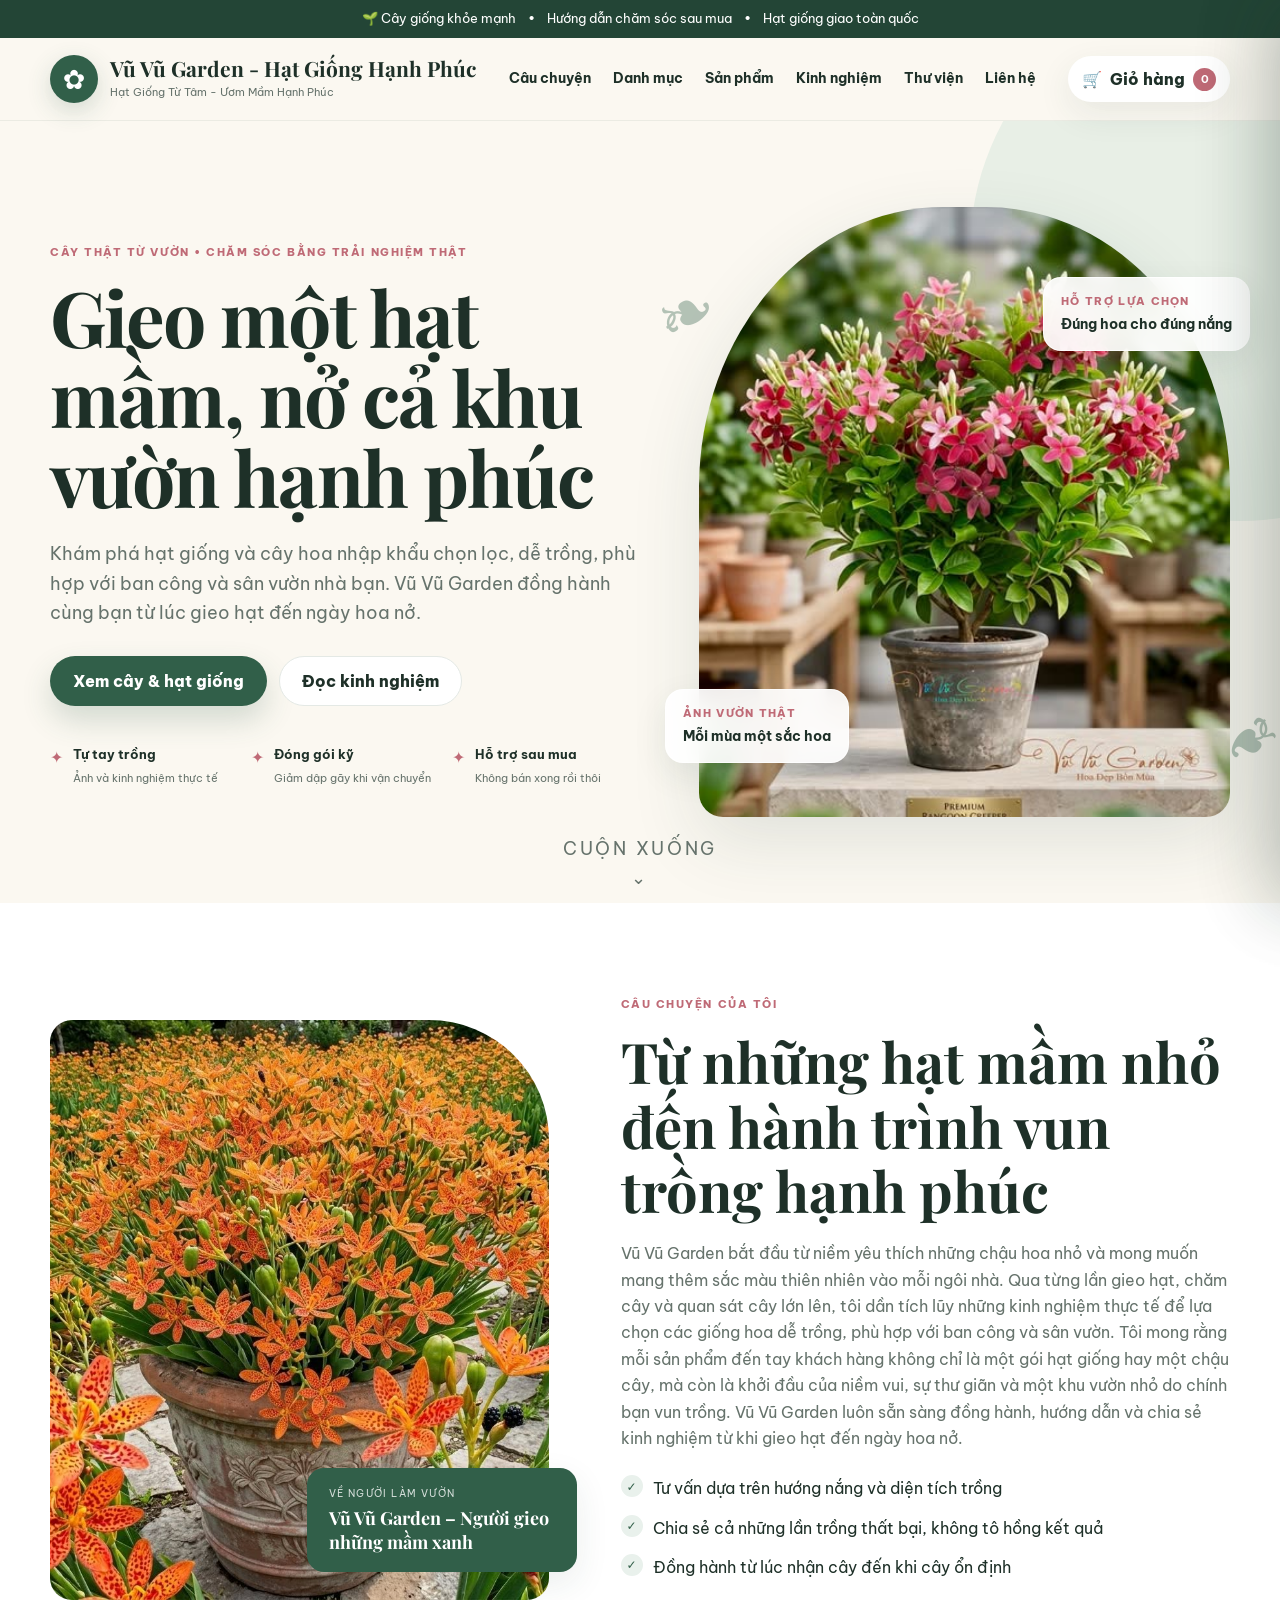
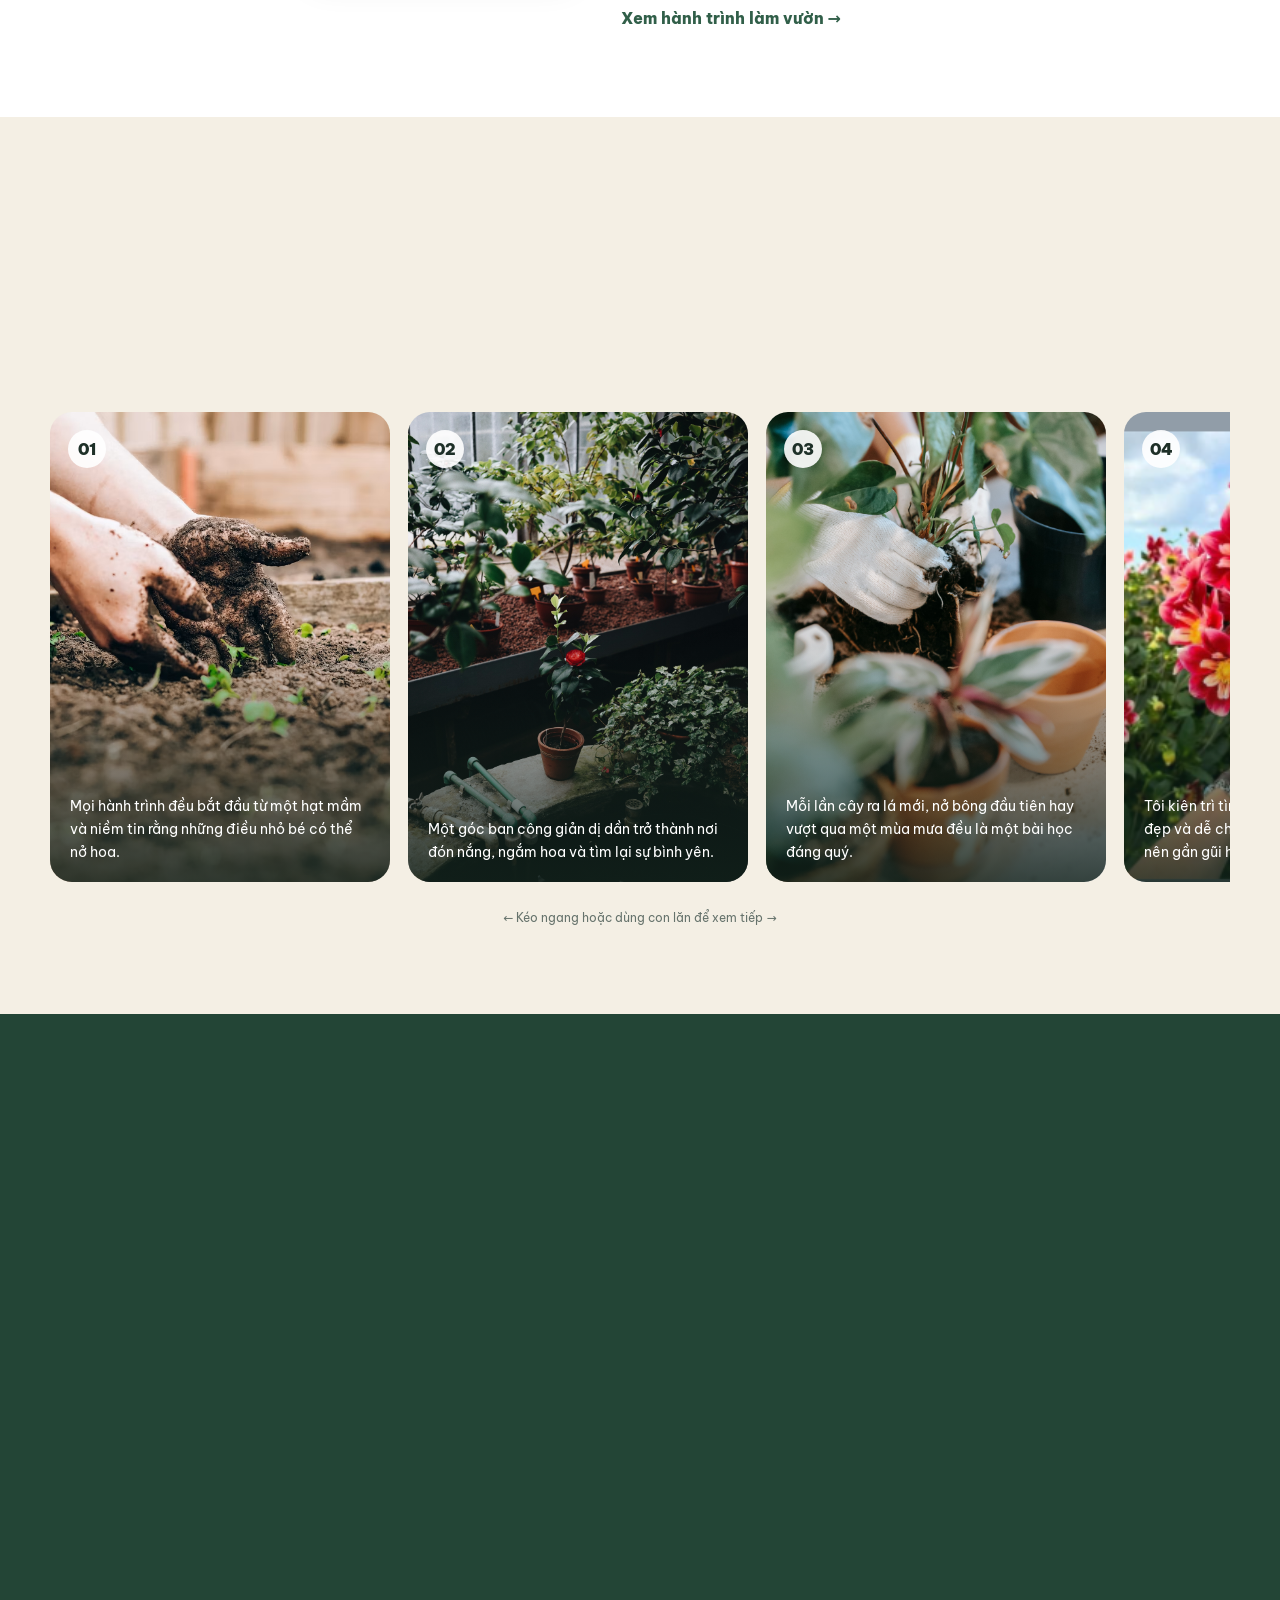
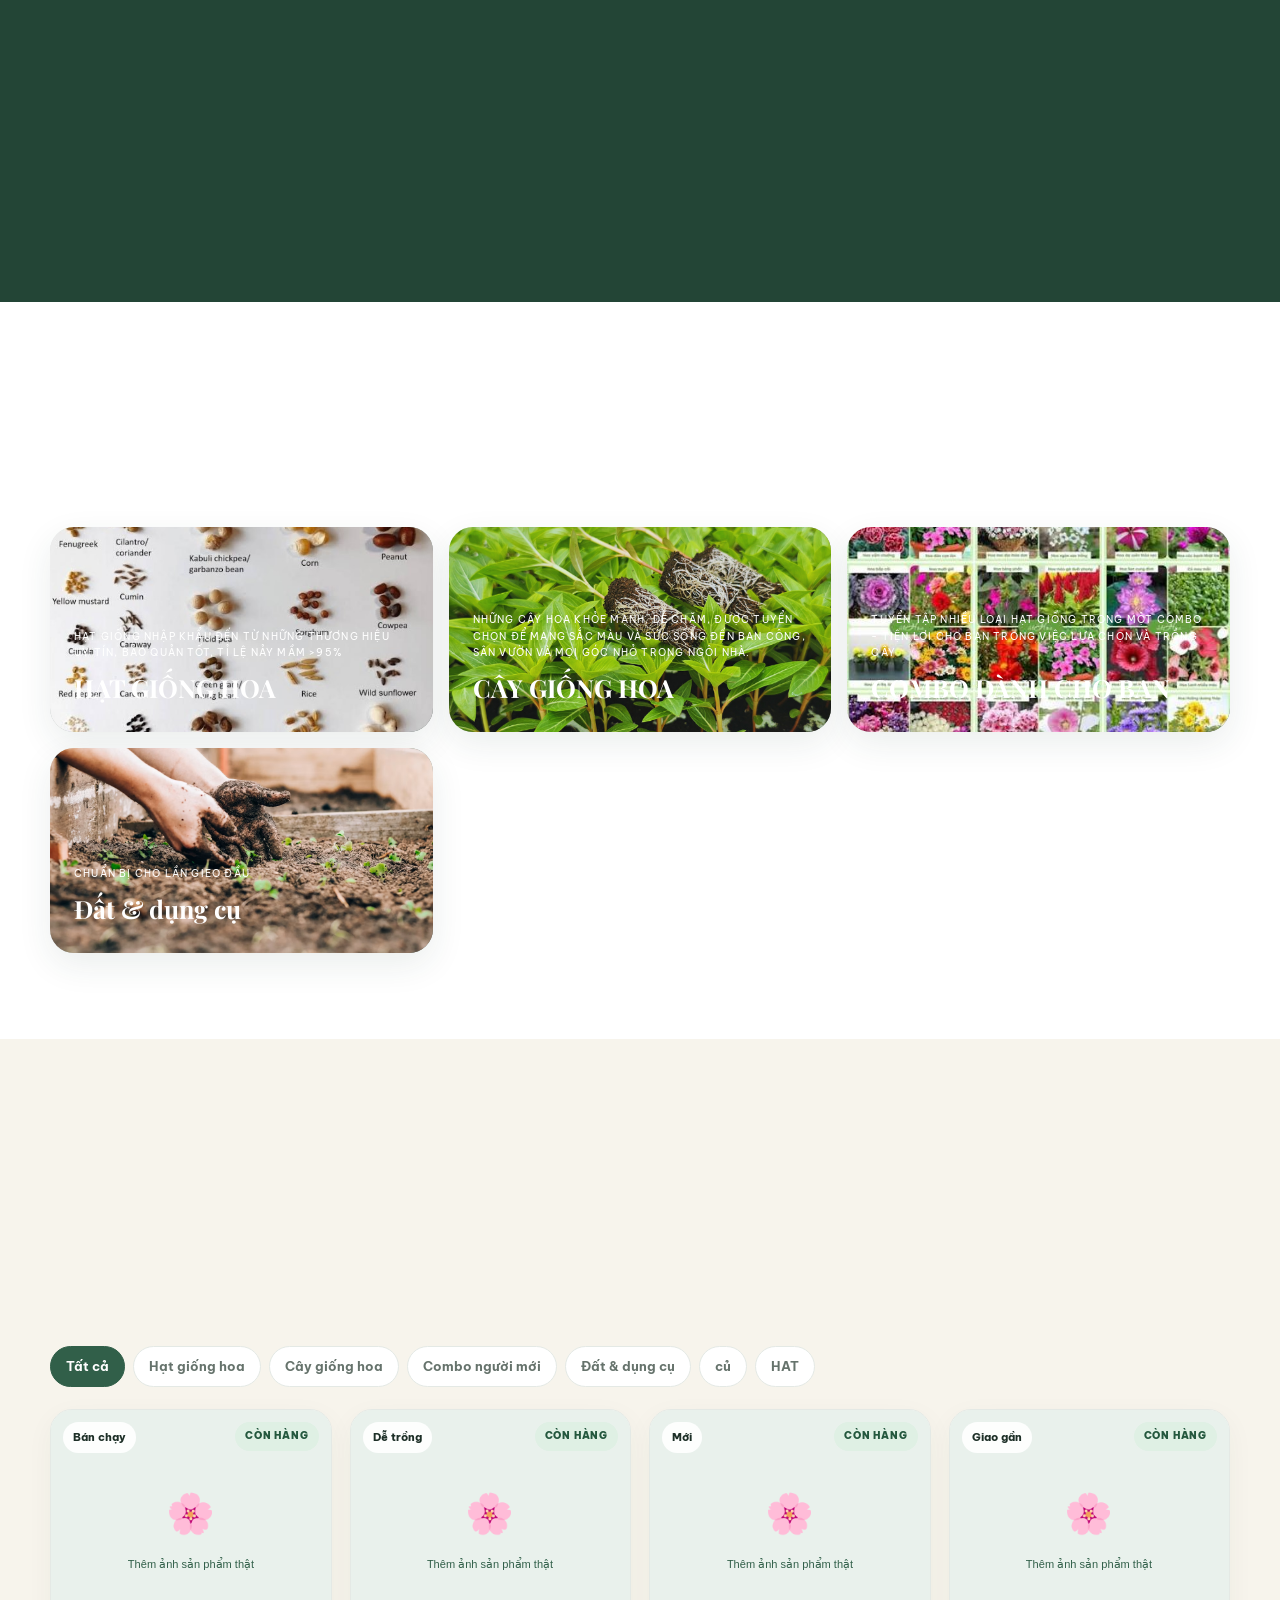
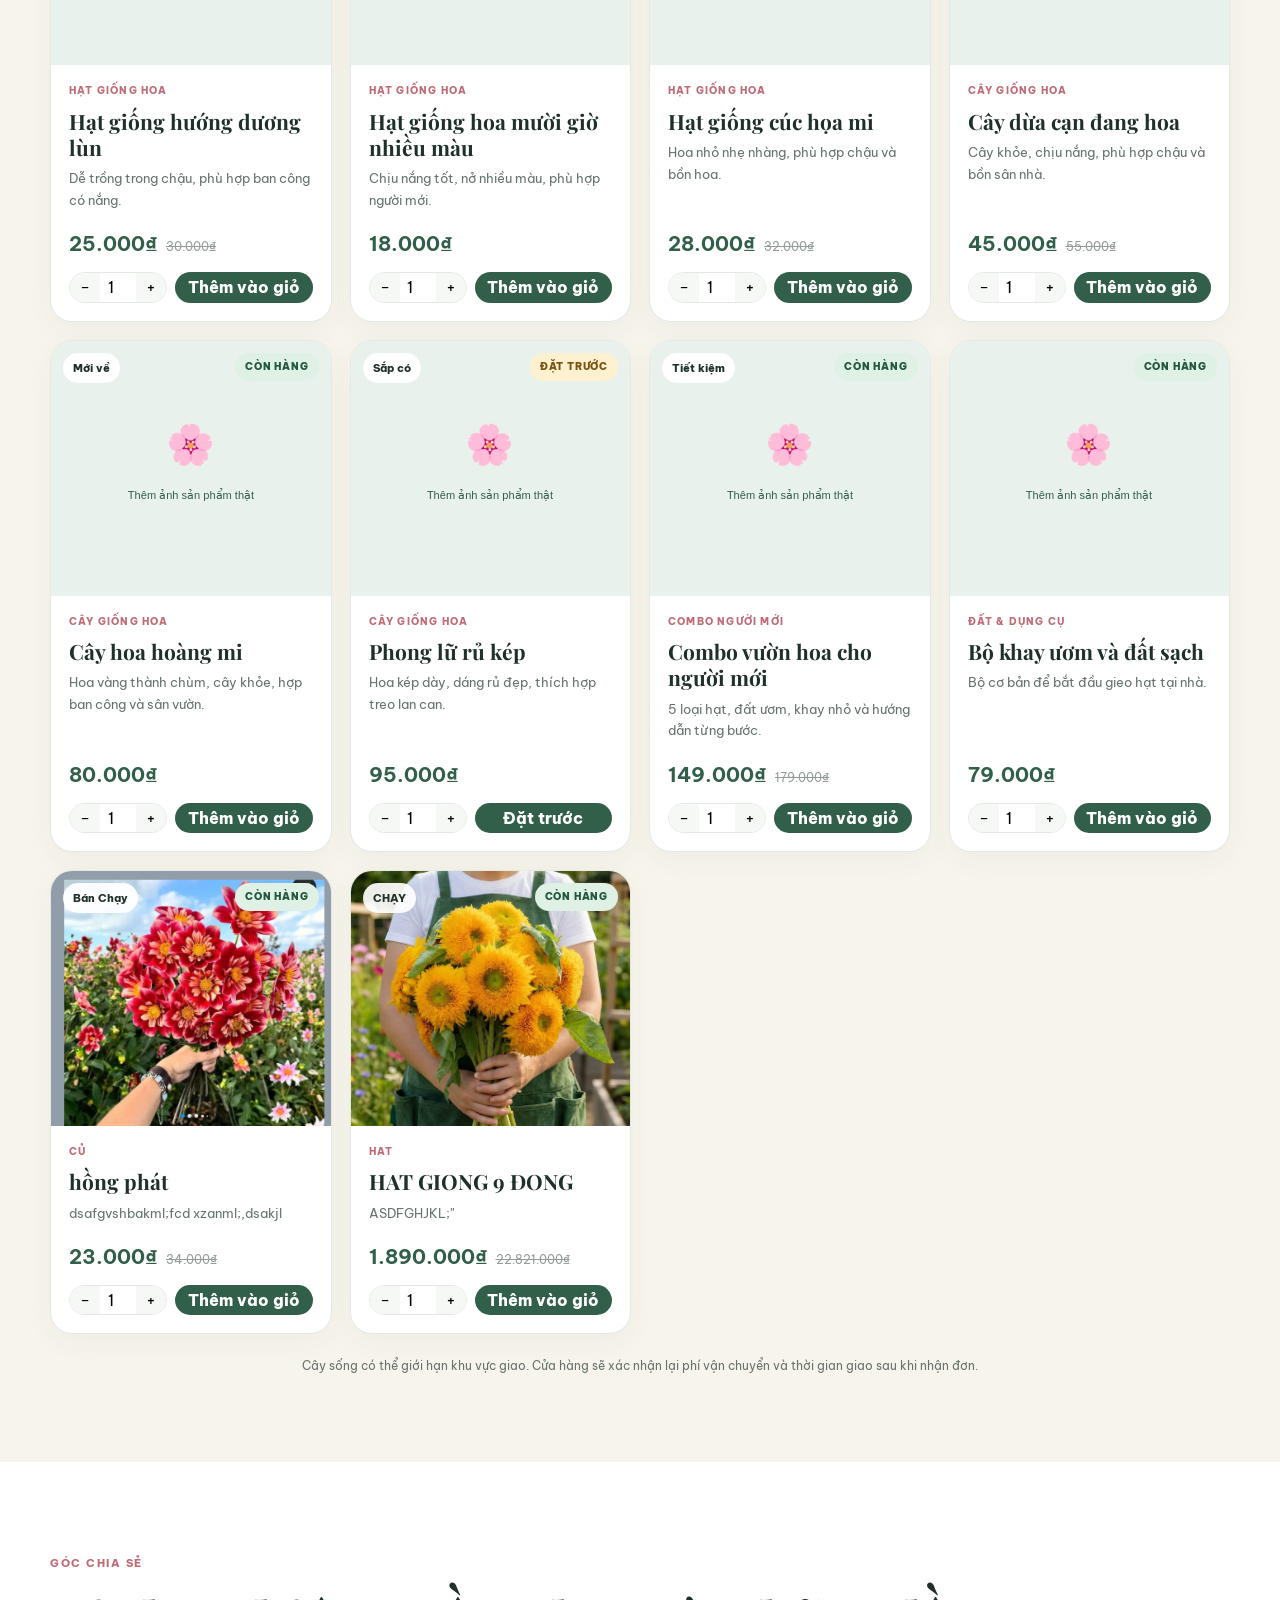
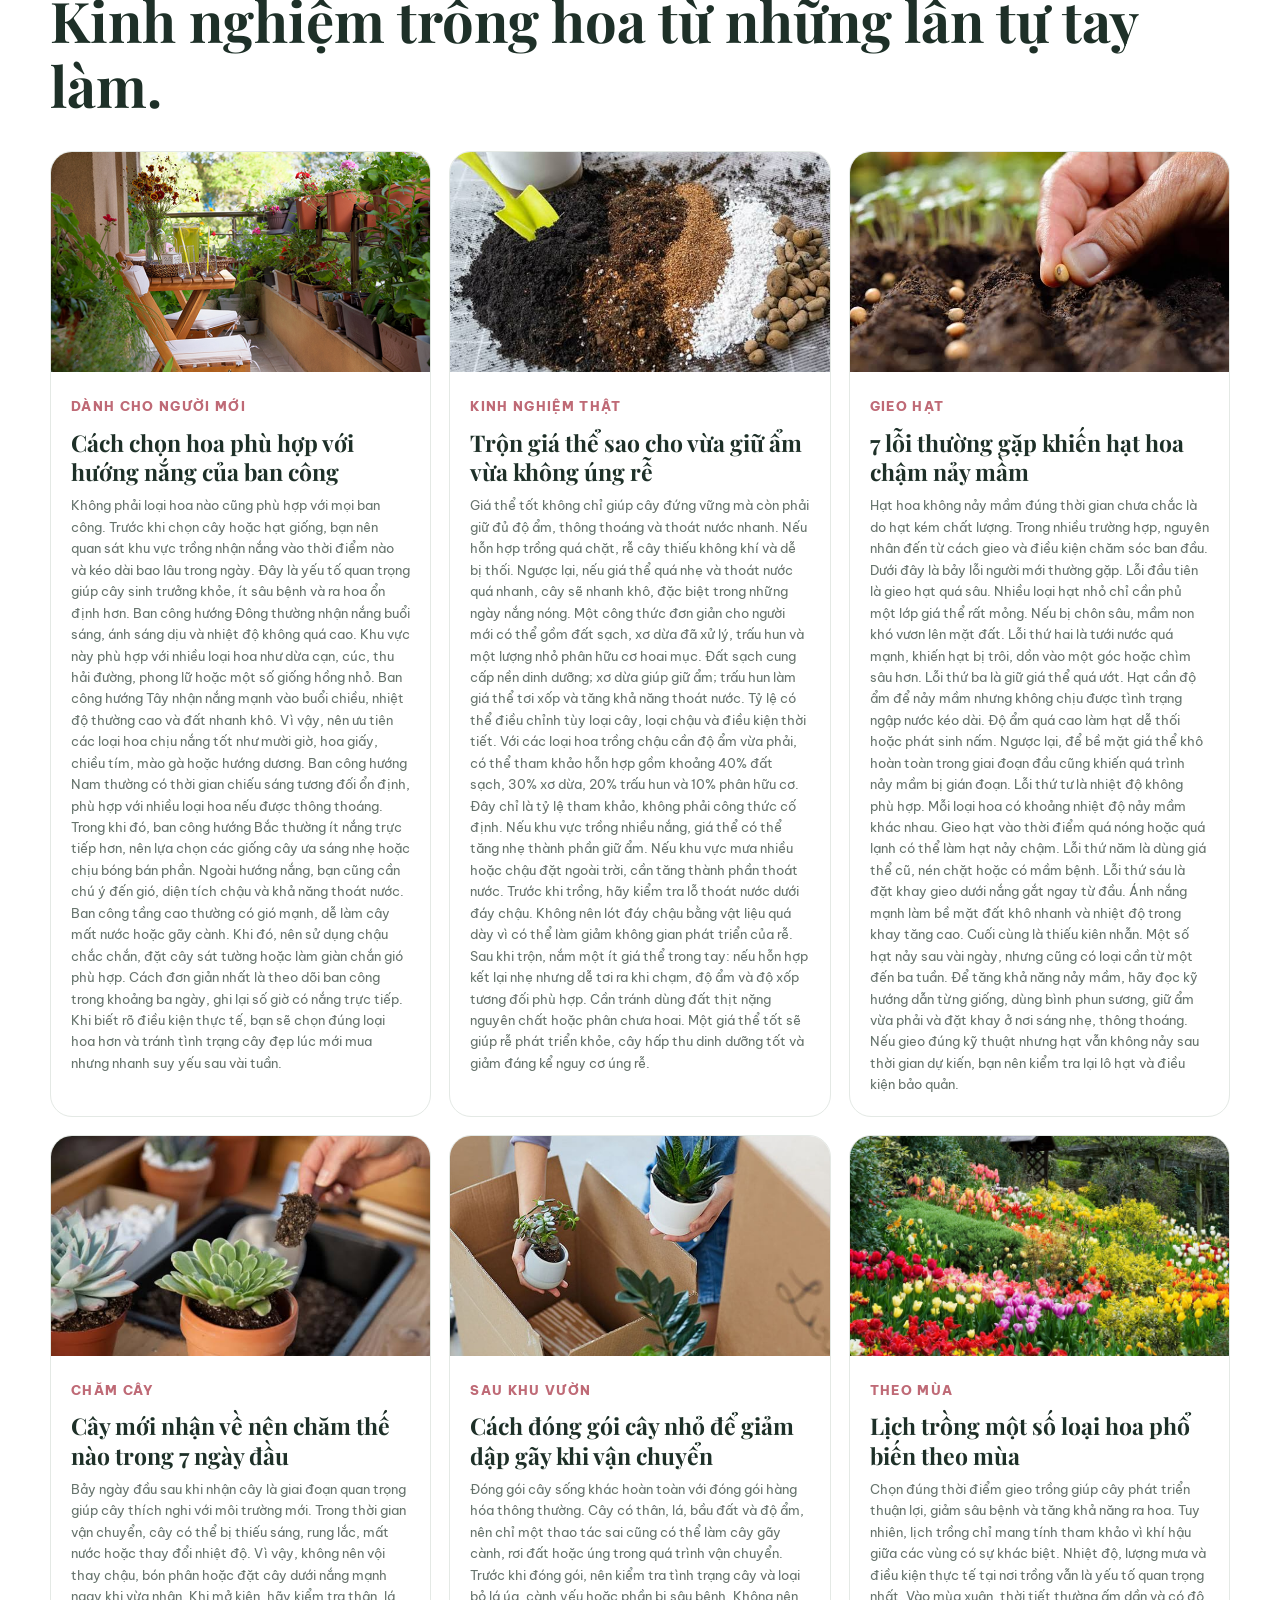
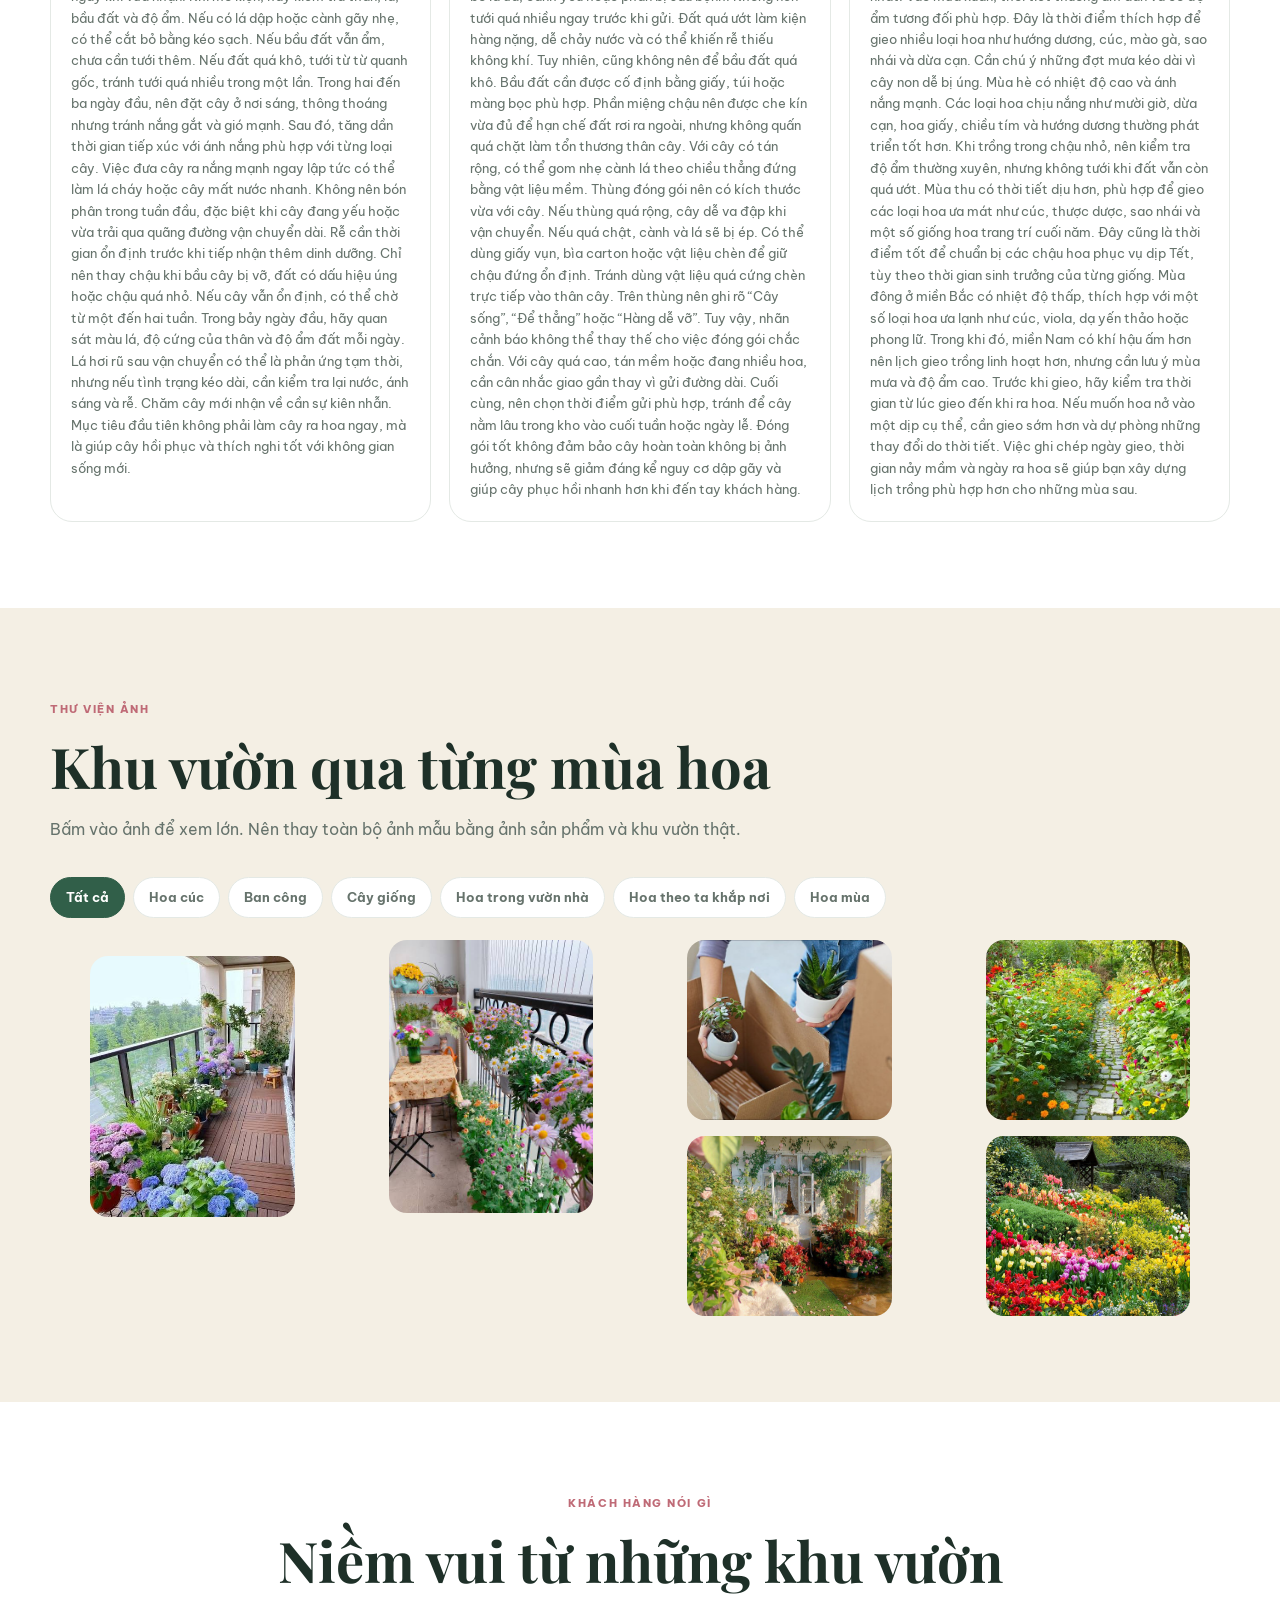
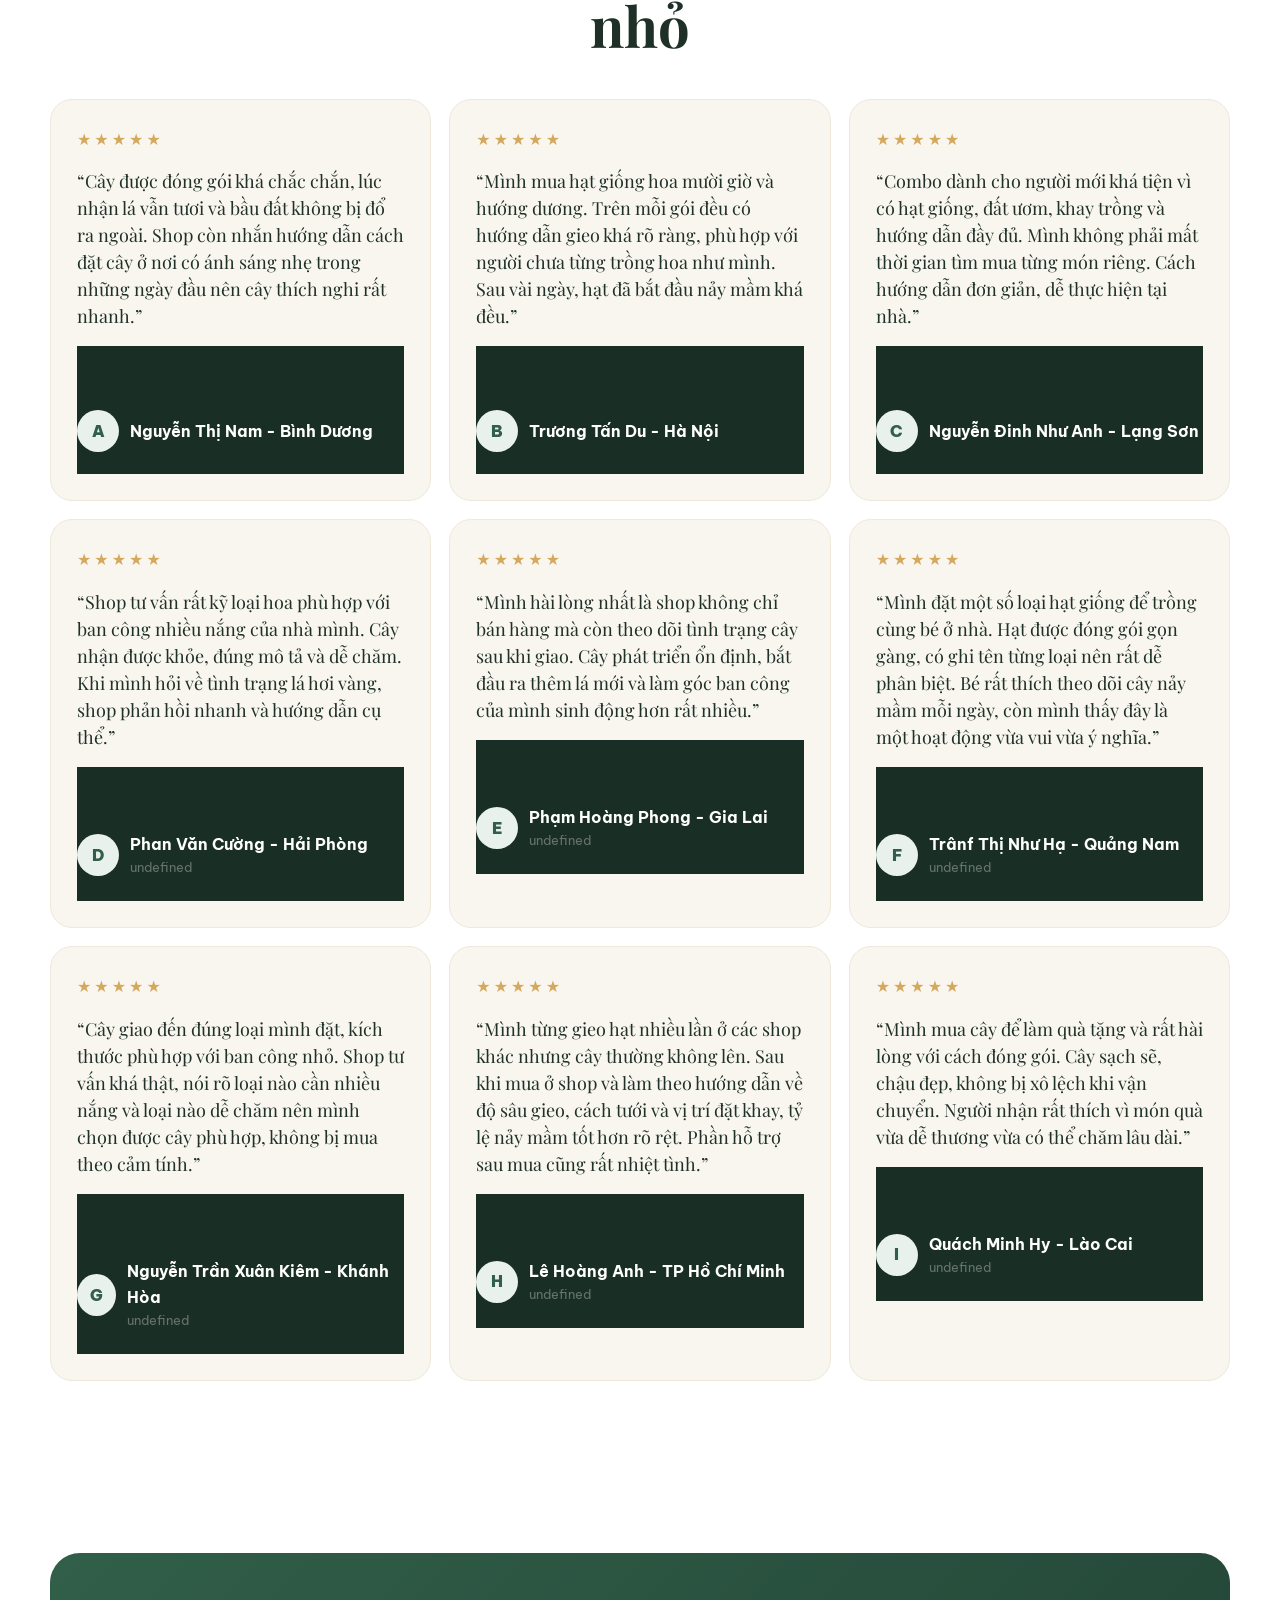
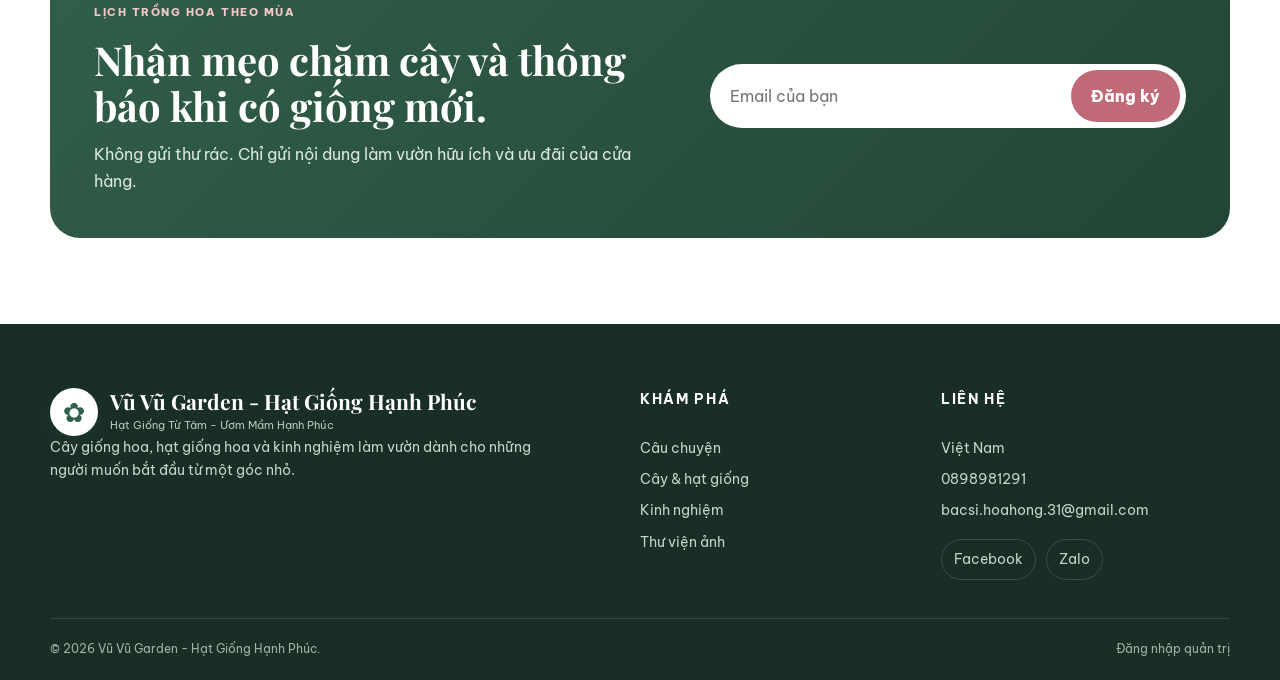
<file: index.html>
<!doctype html>
<html lang="vi">
<head>
  <meta charset="utf-8">
  <meta name="viewport" content="width=device-width, initial-scale=1">
  <meta name="description" content="Cây giống hoa, hạt giống hoa và kinh nghiệm làm vườn cho ban công nhỏ.">
  <meta name="theme-color" content="#315f49">
  <title>Vườn Hoa Mộc Nhiên</title>
  <link rel="preconnect" href="https://images.unsplash.com">
  <link rel="stylesheet" href="assets/styles.css">
  <script src="https://identity.netlify.com/v1/netlify-identity-widget.js"></script>
  <script defer src="data/config.js"></script>
  <script defer src="data/products.js"></script>
  <script defer src="assets/app.js"></script>
</head>
<body>
  <div class="announcement">
    <span>🌱 Cây giống khỏe mạnh</span>
    <span>•</span>
    <span>Hướng dẫn chăm sóc sau mua</span>
    <span>•</span>
    <span>Hạt giống giao toàn quốc</span>
  </div>

  <header class="site-header" id="top">
    <div class="shell nav-wrap">
      <a class="brand" href="#top" aria-label="Về trang chủ">
        <span class="brand-flower">✿</span>
        <span>
          <strong data-brand>Vườn Hoa Mộc Nhiên</strong>
          <small data-tagline>Gieo bình yên từ một góc ban công</small>
        </span>
      </a>

      <nav class="desktop-nav" aria-label="Điều hướng chính">
        <a href="#cau-chuyen">Câu chuyện</a>
        <a href="#danh-muc">Danh mục</a>
        <a href="#san-pham">Sản phẩm</a>
        <a href="#kinh-nghiem">Kinh nghiệm</a>
        <a href="#thu-vien">Thư viện</a>
        <a href="#lien-he">Liên hệ</a>
      </nav>

      <div class="nav-actions">
        <button class="round-btn menu-btn" id="menuBtn" aria-label="Mở menu">☰</button>
        <button class="cart-btn" id="cartBtn" aria-label="Mở giỏ hàng">
          <span>🛒</span><span class="cart-label">Giỏ hàng</span>
          <b id="cartCount">0</b>
        </button>
      </div>
    </div>
  </header>

  <div class="mobile-panel" id="mobilePanel" aria-hidden="true">
    <button class="panel-close" id="mobileClose" aria-label="Đóng menu">×</button>
    <a href="#cau-chuyen">Câu chuyện</a>
    <a href="#danh-muc">Danh mục</a>
    <a href="#san-pham">Sản phẩm</a>
    <a href="#kinh-nghiem">Kinh nghiệm</a>
    <a href="#thu-vien">Thư viện</a>
    <a href="#lien-he">Liên hệ</a>
  </div>

  <main>
    <section class="hero section-pad">
      <div class="shell hero-grid">
        <div class="hero-copy reveal">
          <span class="kicker">Cây thật từ vườn • Chăm sóc bằng trải nghiệm thật</span>
          <h1 data-hero-title>Biến góc ban công nhỏ thành khu vườn rực rỡ.</h1>
          <p data-hero-text>Chọn cây giống, hạt giống và nhận hướng dẫn chăm sóc phù hợp với nắng, gió và không gian của chính ngôi nhà bạn.</p>
          <div class="hero-actions">
            <a class="btn btn-primary" href="#san-pham">Xem cây & hạt giống</a>
            <a class="btn btn-ghost" href="#kinh-nghiem">Đọc kinh nghiệm</a>
          </div>
          <div class="hero-promises">
            <div><i>✦</i><span><strong>Tự tay trồng</strong><small>Ảnh và kinh nghiệm thực tế</small></span></div>
            <div><i>✦</i><span><strong>Đóng gói kỹ</strong><small>Giảm dập gãy khi vận chuyển</small></span></div>
            <div><i>✦</i><span><strong>Hỗ trợ sau mua</strong><small>Không bán xong rồi thôi</small></span></div>
          </div>
        </div>

        <div class="hero-visual reveal">
          <img class="hero-main-img" data-hero-image alt="Khu vườn hoa trên ban công">
          <div class="hero-note note-one">
            <span>Ảnh vườn thật</span>
            <strong>Mỗi mùa một sắc hoa</strong>
          </div>
          <div class="hero-note note-two">
            <span>Hỗ trợ lựa chọn</span>
            <strong>Đúng hoa cho đúng nắng</strong>
          </div>
          <div class="floating-leaf leaf-a">❧</div>
          <div class="floating-leaf leaf-b">❧</div>
        </div>
      </div>
      <a class="scroll-hint" href="#cau-chuyen"><span>Cuộn xuống</span>⌄</a>
    </section>

    <section class="about section-pad" id="cau-chuyen">
      <div class="shell about-grid">
        <div class="about-photo reveal">
          <img data-about-image alt="Người làm vườn chăm sóc hoa">
          <div class="photo-caption">
            <span>Về người làm vườn</span>
            <strong data-owner-name>Người yêu hoa từ những điều nhỏ bé</strong>
          </div>
        </div>
        <div class="about-copy reveal">
          <span class="section-label">Câu chuyện của tôi</span>
          <h2 data-about-title>Tôi bắt đầu từ vài chậu hoa nhỏ ngoài ban công.</h2>
          <p data-about-text>Mỗi cây tôi bán đều là loại tôi đã trực tiếp trồng, quan sát và rút kinh nghiệm. Tôi muốn giúp người mới tránh những lỗi mình từng gặp và có một góc xanh dễ chăm hơn.</p>
          <ul class="check-list">
            <li>Tư vấn dựa trên hướng nắng và diện tích trồng</li>
            <li>Chia sẻ cả những lần trồng thất bại, không tô hồng kết quả</li>
            <li>Đồng hành từ lúc nhận cây đến khi cây ổn định</li>
          </ul>
          <a class="text-link" href="#hanh-trinh">Xem hành trình làm vườn <span>→</span></a>
        </div>
      </div>
    </section>

    <section class="journey section-pad" id="hanh-trinh">
      <div class="shell">
        <div class="section-heading reveal">
          <span class="section-label">Câu chuyện bằng hình ảnh</span>
          <h2>Hành trình hồi sinh một góc ban công</h2>
          <p>Ảnh mẫu đang được dùng để trình bày bố cục. Hãy thay bằng ảnh thật của vườn để tăng độ tin cậy.</p>
        </div>
        <div class="story-strip" id="storyStrip"></div>
        <div class="strip-hint">← Kéo ngang hoặc dùng con lăn để xem tiếp →</div>
      </div>
    </section>

    <section class="values section-pad">
      <div class="shell">
        <div class="section-heading center reveal">
          <span class="section-label">Giá trị cốt lõi</span>
          <h2>Không chỉ bán cây — chúng tôi bán một trải nghiệm làm vườn dễ bắt đầu.</h2>
        </div>
        <div class="values-grid">
          <article class="value-card reveal"><i>🌿</i><h3>Cây giống khỏe</h3><p>Kiểm tra tình trạng cây, rễ và độ ẩm trước khi đóng gói.</p></article>
          <article class="value-card reveal"><i>📦</i><h3>Đóng gói phù hợp</h3><p>Tách cách đóng gói cho cây sống, hạt giống và phụ kiện.</p></article>
          <article class="value-card reveal"><i>💬</i><h3>Hỗ trợ sau mua</h3><p>Hướng dẫn cây làm quen môi trường mới và xử lý dấu hiệu bất thường.</p></article>
          <article class="value-card reveal"><i>🎥</i><h3>Hướng dẫn trực quan</h3><p>Video ngắn, hình ảnh thật và các bước chăm sóc dễ thực hiện.</p></article>
          <article class="value-card reveal"><i>☀️</i><h3>Chọn theo điều kiện</h3><p>Phân nhóm theo nắng, mùa, độ khó và diện tích trồng.</p></article>
          <article class="value-card reveal"><i>🤍</i><h3>Đồng hành lâu dài</h3><p>Xây cộng đồng người mới trồng hoa thay vì chỉ bán một lần.</p></article>
        </div>
      </div>
    </section>

    <section class="categories section-pad" id="danh-muc">
      <div class="shell">
        <div class="section-heading reveal">
          <span class="section-label">Khám phá theo nhu cầu</span>
          <h2>Chọn đúng thứ bạn cần cho khu vườn nhỏ.</h2>
        </div>
        <div class="category-grid" id="categoryGrid"></div>
      </div>
    </section>

    <section class="products section-pad" id="san-pham">
      <div class="shell">
        <div class="section-heading product-heading reveal">
          <div>
            <span class="section-label">Sản phẩm nổi bật</span>
            <h2>Cây giống và hạt giống đang có tại vườn</h2>
          </div>
          <label class="search-box">
            <span>⌕</span>
            <input id="productSearch" type="search" placeholder="Tìm tên hoa...">
          </label>
        </div>
        <div class="filter-row" id="productFilters"></div>
        <div class="product-grid" id="productGrid"></div>
        <p class="product-note">Cây sống có thể giới hạn khu vực giao. Cửa hàng sẽ xác nhận lại phí vận chuyển và thời gian giao sau khi nhận đơn.</p>
      </div>
    </section>

    <section class="tips section-pad" id="kinh-nghiem">
      <div class="shell">
        <div class="section-heading reveal">
          <span class="section-label">Góc chia sẻ</span>
          <h2>Kinh nghiệm trồng hoa từ những lần tự tay làm.</h2>
        </div>
        <div class="article-grid" id="articleGrid"></div>
      </div>
    </section>

    <section class="gallery section-pad" id="thu-vien">
      <div class="shell">
        <div class="section-heading reveal">
          <span class="section-label">Thư viện ảnh</span>
          <h2>Khu vườn qua từng mùa hoa</h2>
          <p>Bấm vào ảnh để xem lớn. Nên thay toàn bộ ảnh mẫu bằng ảnh sản phẩm và khu vườn thật.</p>
        </div>
        <div class="gallery-filter" id="galleryFilters"></div>
        <div class="gallery-grid" id="galleryGrid"></div>
      </div>
    </section>

    <section class="testimonials section-pad">
      <div class="shell">
        <div class="section-heading center reveal">
          <span class="section-label">Khách hàng nói gì</span>
          <h2>Niềm vui từ những khu vườn nhỏ</h2>
        </div>
        <div class="testimonial-grid" id="testimonialGrid"></div>
      </div>
    </section>

    <section class="newsletter section-pad">
      <div class="shell newsletter-box reveal">
        <div>
          <span class="section-label light">Lịch trồng hoa theo mùa</span>
          <h2>Nhận mẹo chăm cây và thông báo khi có giống mới.</h2>
          <p>Không gửi thư rác. Chỉ gửi nội dung làm vườn hữu ích và ưu đãi của cửa hàng.</p>
        </div>
        <form class="newsletter-form" name="newsletter" method="POST" data-netlify="true" action="./success.html">
          <input type="hidden" name="form-name" value="newsletter">
          <input type="email" name="email" required placeholder="Email của bạn">
          <button type="submit">Đăng ký</button>
        </form>
      </div>
    </section>
  </main>

  <footer id="lien-he">
    <div class="shell footer-grid">
      <div class="footer-brand">
        <div class="brand inverse">
          <span class="brand-flower">✿</span>
          <span><strong data-brand>Vườn Hoa Mộc Nhiên</strong><small data-tagline>Gieo bình yên từ một góc ban công</small></span>
        </div>
        <p data-footer-text>Cây giống hoa, hạt giống hoa và kinh nghiệm làm vườn dành cho những người muốn bắt đầu từ một góc nhỏ.</p>
      </div>
      <div>
        <h3>Khám phá</h3>
        <a href="#cau-chuyen">Câu chuyện</a>
        <a href="#san-pham">Cây & hạt giống</a>
        <a href="#kinh-nghiem">Kinh nghiệm</a>
        <a href="#thu-vien">Thư viện ảnh</a>
      </div>
      <div>
        <h3>Liên hệ</h3>
        <p data-location>Khu vực của bạn</p>
        <a data-phone-link href="tel:0900000000"><span data-phone>0900 000 000</span></a>
        <a data-email-link href="mailto:hello@example.com"><span data-email>hello@example.com</span></a>
        <div class="socials">
          <a data-facebook-link href="#" target="_blank" rel="noopener">Facebook</a>
          <a data-zalo-link href="#" target="_blank" rel="noopener">Zalo</a>
        </div>
      </div>
    </div>
    <div class="shell footer-bottom">
      <span>© <span id="year"></span> <span data-brand>Vườn Hoa Mộc Nhiên</span>.</span>
      <a href="/admin/">Đăng nhập quản trị</a>
    </div>
  </footer>

  <div class="page-overlay" id="pageOverlay"></div>

  <aside class="cart-drawer" id="cartDrawer" aria-hidden="true">
    <div class="drawer-head">
      <div><small>Đơn hàng của bạn</small><h2>Giỏ hàng</h2></div>
      <button class="icon-close" id="cartClose" aria-label="Đóng giỏ hàng">×</button>
    </div>
    <div class="cart-items" id="cartItems"></div>
    <div class="drawer-foot">
      <div class="cart-total"><span>Tạm tính</span><strong id="cartTotal">0₫</strong></div>
      <p>Phí giao hàng được xác nhận sau, tùy loại cây và khu vực.</p>
      <button class="btn btn-primary full" id="checkoutOpen">Điền thông tin & đặt hàng</button>
    </div>
  </aside>

  <section class="checkout-modal modal" id="checkoutModal" aria-hidden="true">
    <div class="modal-head">
      <div><small>Hoàn tất đơn</small><h2>Thông tin nhận hàng</h2></div>
      <button class="icon-close" data-modal-close aria-label="Đóng">×</button>
    </div>
    <form id="orderForm" name="order" method="POST" data-netlify="true" netlify-honeypot="bot-field" action="./success.html">
      <input type="hidden" name="form-name" value="order">
      <p class="hidden"><label>Không điền ô này: <input name="bot-field"></label></p>
      <input type="hidden" name="order_items" id="orderItemsField">
      <input type="hidden" name="order_total" id="orderTotalField">
      <div class="form-grid">
        <label><span>Họ và tên *</span><input name="name" required autocomplete="name"></label>
        <label><span>Số điện thoại *</span><input name="phone" required inputmode="tel" autocomplete="tel"></label>
        <label class="wide"><span>Địa chỉ nhận hàng *</span><input name="address" required autocomplete="street-address"></label>
        <label><span>Email</span><input name="email" type="email" autocomplete="email"></label>
        <label><span>Thanh toán</span>
          <select name="payment">
            <option>Thanh toán khi nhận hàng (COD)</option>
            <option>Chuyển khoản ngân hàng</option>
          </select>
        </label>
        <label class="wide"><span>Ghi chú</span><textarea name="note" rows="3" placeholder="Ví dụ: gọi trước khi giao, màu hoa mong muốn..."></textarea></label>
      </div>
      <div class="checkout-summary" id="checkoutSummary"></div>
      <button class="btn btn-primary full" type="submit">Xác nhận đặt hàng</button>
      <button class="btn btn-ghost full" type="button" id="copyOrderBtn">Sao chép đơn để gửi Zalo/Messenger</button>
      <p class="form-note">Khi đăng website lên Netlify, đơn sẽ được lưu trong mục Forms. Bạn có thể bật thông báo email trong Netlify.</p>
    </form>
  </section>

  <section class="lightbox modal" id="lightbox" aria-hidden="true">
    <button class="icon-close lightbox-close" data-modal-close aria-label="Đóng ảnh">×</button>
    <img id="lightboxImage" alt="">
    <p id="lightboxCaption"></p>
  </section>


  <section class="modal" id="orderSuccessModal" aria-hidden="true">
    <div class="modal-head">
      <div><small>Đặt hàng thành công</small><h2>Đã nhận thông tin của bạn 🌸</h2></div>
      <button class="icon-close" data-modal-close aria-label="Đóng">×</button>
    </div>
    <div style="padding:24px">
      <p>Cửa hàng đã nhận được đơn. Chúng tôi sẽ kiểm tra tồn kho, phí vận chuyển và liên hệ xác nhận trước khi giao.</p>
      <button class="btn btn-primary full" type="button" id="successCloseBtn">Tiếp tục xem sản phẩm</button>
    </div>
  </section>

  <div class="toast" id="toast" role="status">Đã thêm vào giỏ hàng</div>
  <script>
    if (window.netlifyIdentity) {
      window.netlifyIdentity.on("init", function (user) {
        if (!user) {
          window.netlifyIdentity.on("login", function () {
            window.location.href = "/admin/";
          });
        }
      });
    }
  </script>
</body>
</html>
</file>
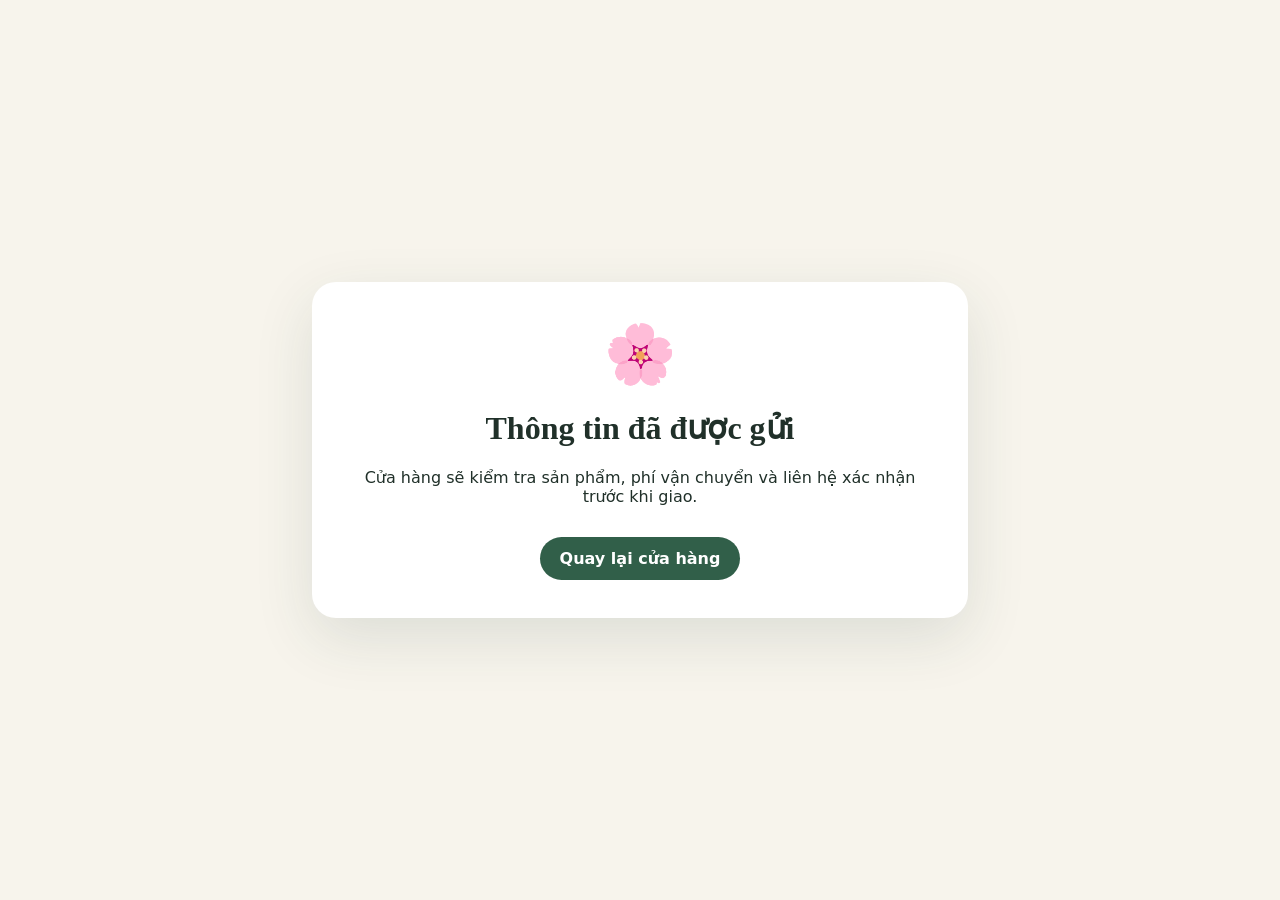
<file: success.html>
<!doctype html>
<html lang="vi">
<head><meta charset="utf-8"><meta name="viewport" content="width=device-width,initial-scale=1"><title>Đã gửi thông tin</title>
<style>body{margin:0;min-height:100vh;display:grid;place-items:center;background:#f7f4ec;color:#203029;font-family:system-ui,sans-serif}.box{width:min(580px,calc(100% - 28px));background:#fff;padding:38px;border-radius:24px;text-align:center;box-shadow:0 20px 60px rgba(35,69,54,.12)}.icon{font-size:58px}h1{font-family:Georgia,serif}a{display:inline-flex;margin-top:15px;padding:12px 20px;background:#315f49;color:#fff;border-radius:999px;text-decoration:none;font-weight:800}</style>
</head><body><main class="box"><div class="icon">🌸</div><h1>Thông tin đã được gửi</h1><p>Cửa hàng sẽ kiểm tra sản phẩm, phí vận chuyển và liên hệ xác nhận trước khi giao.</p><a href="index.html">Quay lại cửa hàng</a></main></body></html>
</file>
<file: assets/styles.css>
@import url('https://fonts.googleapis.com/css2?family=Be+Vietnam+Pro:wght@400;500;600;700;800&family=Playfair+Display:wght@600;700&display=swap');

:root{
  --ink:#1e3028;
  --muted:#66736c;
  --green:#315f49;
  --green-dark:#234536;
  --green-soft:#e9f1ec;
  --cream:#fbf8f1;
  --paper:#ffffff;
  --rose:#bf6a76;
  --gold:#d5a95d;
  --line:#e4e9e5;
  --shadow:0 24px 70px rgba(35,69,54,.12);
  --soft-shadow:0 12px 34px rgba(35,69,54,.09);
  --radius:28px;
}
*{box-sizing:border-box}
html{scroll-behavior:smooth}
body{margin:0;background:var(--cream);color:var(--ink);font-family:"Be Vietnam Pro",system-ui,sans-serif;line-height:1.65}
body.locked{overflow:hidden}
img{display:block;max-width:100%}
a{text-decoration:none;color:inherit}
button,input,select,textarea{font:inherit}
button{cursor:pointer}
.hidden{display:none!important}
.shell{width:min(1180px,calc(100% - 34px));margin:auto}
.section-pad{padding:86px 0}
.announcement{min-height:38px;padding:8px 18px;display:flex;align-items:center;justify-content:center;gap:12px;background:var(--green-dark);color:#fff;font-size:13px;text-align:center}
.site-header{position:sticky;top:0;z-index:50;background:rgba(251,248,241,.92);backdrop-filter:blur(16px);border-bottom:1px solid rgba(49,95,73,.08)}
.nav-wrap{height:82px;display:flex;align-items:center;justify-content:space-between;gap:24px}
.brand{display:flex;align-items:center;gap:12px;min-width:max-content}
.brand-flower{display:grid;place-items:center;width:48px;height:48px;border-radius:50%;background:var(--green);color:white;font-size:27px;box-shadow:0 8px 24px rgba(49,95,73,.2)}
.brand strong{display:block;font-family:"Playfair Display",serif;font-size:21px;line-height:1.1}
.brand small{display:block;color:var(--muted);font-size:11px;margin-top:3px}
.desktop-nav{display:flex;align-items:center;gap:22px;font-size:14px;font-weight:700}
.desktop-nav a{position:relative;padding:10px 0}
.desktop-nav a:after{content:"";position:absolute;height:2px;left:0;right:100%;bottom:4px;background:var(--rose);transition:.2s}
.desktop-nav a:hover:after{right:0}
.nav-actions{display:flex;align-items:center;gap:10px}
.cart-btn,.round-btn{border:0;background:#fff;color:var(--ink);box-shadow:var(--soft-shadow)}
.cart-btn{height:46px;border-radius:999px;padding:0 14px;display:flex;align-items:center;gap:8px;font-weight:800}
.cart-btn b{min-width:23px;height:23px;border-radius:50%;display:grid;place-items:center;background:var(--rose);color:white;font-size:11px}
.round-btn{width:46px;height:46px;border-radius:50%;display:grid;place-items:center}
.menu-btn{display:none}
.mobile-panel{position:fixed;top:0;right:0;bottom:0;width:min(350px,90vw);z-index:90;background:#fff;padding:88px 28px 28px;display:flex;flex-direction:column;gap:8px;transform:translateX(105%);transition:.28s;box-shadow:-30px 0 70px rgba(30,48,40,.18)}
.mobile-panel.open{transform:none}
.mobile-panel a{padding:13px 4px;border-bottom:1px solid var(--line);font-size:17px;font-weight:700}
.panel-close{position:absolute;right:20px;top:20px;width:42px;height:42px;border-radius:50%;border:0;background:var(--green-soft);font-size:24px}

.hero{position:relative;min-height:calc(100vh - 120px);display:flex;align-items:center;overflow:hidden}
.hero:before{content:"";position:absolute;width:540px;height:540px;border-radius:50%;background:#e8efe6;filter:blur(0);right:-230px;top:-140px}
.hero-grid{display:grid;grid-template-columns:1.05fr .95fr;gap:62px;align-items:center;position:relative}
.kicker,.section-label{display:inline-flex;text-transform:uppercase;letter-spacing:.14em;font-size:11px;font-weight:800;color:var(--rose);margin-bottom:16px}
h1,h2,h3,p{margin-top:0}
h1,h2{font-family:"Playfair Display",serif}
h1{font-size:clamp(48px,6vw,78px);line-height:1.04;letter-spacing:-.025em;margin-bottom:22px;max-width:720px}
.hero-copy>p{font-size:18px;color:var(--muted);max-width:670px;margin-bottom:28px}
.hero-actions{display:flex;gap:12px;flex-wrap:wrap}
.btn{min-height:50px;border-radius:999px;padding:0 22px;border:1px solid transparent;font-weight:800;display:inline-flex;align-items:center;justify-content:center;gap:8px;transition:.2s}
.btn:hover{transform:translateY(-2px)}
.btn-primary{background:var(--green);color:white;box-shadow:0 14px 30px rgba(49,95,73,.2)}
.btn-primary:hover{background:var(--green-dark)}
.btn-ghost{background:white;border-color:var(--line)}
.btn.full{width:100%;margin-top:10px}
.hero-promises{display:grid;grid-template-columns:repeat(3,1fr);gap:16px;margin-top:38px}
.hero-promises>div{display:flex;gap:10px;align-items:flex-start}
.hero-promises i{font-style:normal;color:var(--rose)}
.hero-promises strong,.hero-promises small{display:block}
.hero-promises strong{font-size:13px}
.hero-promises small{font-size:11px;color:var(--muted);margin-top:3px}
.hero-visual{position:relative;min-height:610px}
.hero-main-img{width:100%;height:610px;object-fit:cover;border-radius:46% 46% 24px 24px;box-shadow:var(--shadow)}
.hero-note{position:absolute;background:rgba(255,255,255,.92);backdrop-filter:blur(12px);border:1px solid rgba(255,255,255,.8);border-radius:18px;padding:14px 17px;box-shadow:var(--soft-shadow)}
.hero-note span,.hero-note strong{display:block}
.hero-note span{font-size:11px;text-transform:uppercase;letter-spacing:.12em;color:var(--rose);font-weight:800}
.hero-note strong{font-size:14px;margin-top:3px}
.note-one{left:-34px;bottom:54px}
.note-two{right:-20px;top:70px}
.floating-leaf{position:absolute;color:var(--green);font-family:serif;font-size:70px;opacity:.35}
.leaf-a{left:-42px;top:50px;transform:rotate(-25deg)}
.leaf-b{right:-50px;bottom:20px;transform:rotate(135deg)}
.scroll-hint{position:absolute;left:50%;bottom:10px;transform:translateX(-50%);display:flex;flex-direction:column;align-items:center;color:var(--muted);font-size:10px;text-transform:uppercase;letter-spacing:.15em}
.scroll-hint:last-child{font-size:18px}

.about{background:#fff}
.about-grid{display:grid;grid-template-columns:.9fr 1.1fr;gap:72px;align-items:center}
.about-photo{position:relative}
.about-photo img{width:100%;height:580px;object-fit:cover;border-radius:22px 120px 22px 22px}
.photo-caption{position:absolute;right:-28px;bottom:28px;background:var(--green);color:#fff;padding:18px 22px;border-radius:17px;max-width:270px;box-shadow:var(--soft-shadow)}
.photo-caption span,.photo-caption strong{display:block}
.photo-caption span{font-size:10px;text-transform:uppercase;letter-spacing:.14em;opacity:.8}
.photo-caption strong{font-family:"Playfair Display";font-size:18px;line-height:1.3;margin-top:5px}
.about-copy h2,.section-heading h2{font-size:clamp(35px,4.5vw,56px);line-height:1.15;margin-bottom:18px}
.about-copy>p,.section-heading p{color:var(--muted);max-width:750px}
.check-list{list-style:none;padding:0;margin:24px 0;display:grid;gap:13px}
.check-list li{position:relative;padding-left:32px}
.check-list li:before{content:"✓";position:absolute;left:0;top:0;width:22px;height:22px;border-radius:50%;background:var(--green-soft);color:var(--green);display:grid;place-items:center;font-size:12px;font-weight:900}
.text-link{font-weight:800;color:var(--green)}
.text-link span{display:inline-block;transition:.2s}
.text-link:hover span{transform:translateX(5px)}

.journey{background:#f4efe4;overflow:hidden}
.section-heading{margin-bottom:34px}
.section-heading.center{text-align:center;max-width:800px;margin:0 auto 42px}
.section-heading.center p{margin-left:auto;margin-right:auto}
.story-strip{display:grid;grid-auto-flow:column;grid-auto-columns:min(340px,78vw);gap:18px;overflow-x:auto;scroll-snap-type:x mandatory;padding-bottom:14px;scrollbar-width:thin}
.story-card{position:relative;height:470px;border-radius:22px;overflow:hidden;scroll-snap-align:start;background:#ddd}
.story-card img{width:100%;height:100%;object-fit:cover;transition:.5s}
.story-card:hover img{transform:scale(1.04)}
.story-card:after{content:"";position:absolute;inset:0;background:linear-gradient(transparent 45%,rgba(18,34,27,.82))}
.story-number{position:absolute;left:18px;top:18px;z-index:2;background:rgba(255,255,255,.9);width:38px;height:38px;border-radius:50%;display:grid;place-items:center;font-weight:900}
.story-caption{position:absolute;left:20px;right:20px;bottom:18px;z-index:2;color:white;font-size:14px}
.strip-hint{text-align:center;color:var(--muted);font-size:12px;margin-top:12px}

.values{background:var(--green-dark);color:white}
.values .section-label{color:#efb8bf}
.values-grid{display:grid;grid-template-columns:repeat(3,1fr);gap:16px}
.value-card{padding:28px;border:1px solid rgba(255,255,255,.12);background:rgba(255,255,255,.055);border-radius:22px}
.value-card i{display:grid;place-items:center;width:48px;height:48px;border-radius:15px;background:rgba(255,255,255,.1);font-style:normal;font-size:22px}
.value-card h3{font-size:19px;margin:20px 0 9px}
.value-card p{color:#d4e0d9;font-size:14px;margin:0}

.categories{background:#fff}
.category-grid{display:grid;grid-template-columns:repeat(3,1fr);gap:16px}
.category-card{min-height:205px;border-radius:24px;position:relative;overflow:hidden;padding:24px;display:flex;align-items:flex-end;color:white;cursor:pointer;box-shadow:var(--soft-shadow)}
.category-card:before{content:"";position:absolute;inset:0;background:linear-gradient(135deg,rgba(23,45,35,.1),rgba(23,45,35,.72))}
.category-card img{position:absolute;inset:0;width:100%;height:100%;object-fit:cover;transition:.45s}
.category-card:hover img{transform:scale(1.05)}
.category-card>div{position:relative;z-index:2}
.category-card small{display:block;text-transform:uppercase;letter-spacing:.12em;font-size:10px;margin-bottom:5px}
.category-card strong{font-family:"Playfair Display";font-size:25px}

.products{background:#f7f4ec}
.product-heading{display:flex;align-items:end;justify-content:space-between;gap:20px}
.search-box{height:48px;min-width:290px;border:1px solid var(--line);background:#fff;border-radius:999px;display:flex;align-items:center;gap:8px;padding:0 16px}
.search-box input{width:100%;border:0;outline:0;background:transparent}
.filter-row,.gallery-filter{display:flex;gap:8px;flex-wrap:wrap;margin-bottom:22px}
.filter-chip{border:1px solid var(--line);background:white;border-radius:999px;padding:9px 15px;color:var(--muted);font-weight:700;font-size:13px}
.filter-chip.active{background:var(--green);border-color:var(--green);color:white}
.product-grid{display:grid;grid-template-columns:repeat(4,1fr);gap:18px}
.product-card{background:#fff;border:1px solid var(--line);border-radius:22px;overflow:hidden;box-shadow:0 8px 28px rgba(35,69,54,.045);display:flex;flex-direction:column}
.product-photo{height:255px;position:relative;overflow:hidden;background:#e8eee8}
.product-photo img{width:100%;height:100%;object-fit:cover;transition:.45s}
.product-card:hover .product-photo img{transform:scale(1.04)}
.product-badge{position:absolute;left:12px;top:12px;padding:6px 10px;background:rgba(255,255,255,.92);border-radius:999px;font-size:11px;font-weight:800}
.product-status{position:absolute;right:12px;top:12px;padding:6px 10px;border-radius:999px;font-size:10px;font-weight:900;text-transform:uppercase;letter-spacing:.08em}
.status-available{background:#dff0e4;color:#24583e}
.status-preorder{background:#fff0cf;color:#795514}
.status-out{background:#eee;color:#666}
.product-body{padding:18px;display:flex;flex-direction:column;flex:1}
.product-category{font-size:10px;text-transform:uppercase;letter-spacing:.12em;color:var(--rose);font-weight:800}
.product-card h3{font-family:"Playfair Display";font-size:21px;line-height:1.25;margin:8px 0}
.product-desc{font-size:13px;color:var(--muted);margin-bottom:16px}
.product-bottom{margin-top:auto}
.product-price{display:flex;align-items:baseline;gap:8px;margin-bottom:12px}
.product-price strong{font-size:20px;color:var(--green)}
.product-price del{font-size:12px;color:#949c98}
.qty-buy{display:grid;grid-template-columns:98px 1fr;gap:8px}
.qty-control{display:grid;grid-template-columns:30px 1fr 30px;border:1px solid var(--line);border-radius:999px;overflow:hidden}
.qty-control button{border:0;background:#f6f8f6}
.qty-control input{border:0;width:100%;text-align:center;outline:0}
.add-cart{border:0;border-radius:999px;background:var(--green);color:#fff;font-weight:800}
.add-cart:disabled{background:#c7cec9;cursor:not-allowed}
.product-note{text-align:center;color:var(--muted);font-size:12px;margin:22px 0 0}

.tips{background:#fff}
.article-grid{display:grid;grid-template-columns:repeat(3,1fr);gap:18px}
.article-card{border:1px solid var(--line);border-radius:22px;overflow:hidden;background:#fff}
.article-card img{width:100%;height:220px;object-fit:cover}
.article-body{padding:20px}
.article-body small{color:var(--rose);font-weight:800;text-transform:uppercase;letter-spacing:.1em}
.article-body h3{font-family:"Playfair Display";font-size:23px;line-height:1.28;margin:9px 0}
.article-body p{font-size:13px;color:var(--muted);margin:0}

.gallery{background:#f4efe4}
.gallery-grid{columns:4 220px;column-gap:14px}
.gallery-item{break-inside:avoid;margin-bottom:14px;border-radius:18px;overflow:hidden;position:relative;cursor:zoom-in}
.gallery-item img{width:100%;height:auto;min-height:180px;object-fit:cover;transition:.4s}
.gallery-item:hover img{transform:scale(1.03)}
.gallery-item:after{content:"Xem ảnh";position:absolute;inset:0;display:grid;place-items:center;background:rgba(28,48,39,.45);color:white;font-weight:800;opacity:0;transition:.2s}
.gallery-item:hover:after{opacity:1}

.testimonials{background:#fff}
.testimonial-grid{display:grid;grid-template-columns:repeat(3,1fr);gap:18px}
.testimonial-card{padding:26px;border-radius:22px;background:#f9f6ef;border:1px solid #efe8db}
.stars{color:var(--gold);letter-spacing:3px}
.testimonial-card blockquote{font-family:"Playfair Display";font-size:18px;line-height:1.5;margin:16px 0}
.testimonial-card footer{display:flex;align-items:center;gap:11px}
.testimonial-card footer span{display:grid;place-items:center;width:42px;height:42px;border-radius:50%;background:var(--green-soft);font-weight:900;color:var(--green)}
.testimonial-card footer strong,.testimonial-card footer small{display:block}
.testimonial-card footer small{color:var(--muted)}

.newsletter{background:#fff}
.newsletter-box{background:linear-gradient(135deg,var(--green),var(--green-dark));color:#fff;border-radius:30px;padding:44px;display:grid;grid-template-columns:1.1fr .9fr;gap:34px;align-items:center}
.newsletter-box h2{font-size:40px;line-height:1.15;margin-bottom:12px}
.newsletter-box p{color:#dce8e1;margin-bottom:0}
.section-label.light{color:#f3c6cc}
.newsletter-form{display:flex;background:#fff;border-radius:999px;padding:6px}
.newsletter-form input{flex:1;border:0;outline:0;padding:0 14px;background:transparent;min-width:0}
.newsletter-form button{border:0;background:var(--rose);color:#fff;border-radius:999px;padding:13px 20px;font-weight:800}

footer{background:#192e25;color:#fff;padding:64px 0 22px}
.footer-grid{display:grid;grid-template-columns:1.5fr .7fr .8fr;gap:48px}
.brand.inverse .brand-flower{background:#fff;color:var(--green)}
.brand.inverse small{color:#b9cbc0}
.footer-brand p{max-width:520px;color:#bed0c5;margin-top:20px}
.footer-grid h3{font-size:14px;text-transform:uppercase;letter-spacing:.12em;margin-bottom:18px}
.footer-grid>div:not(:first-child){display:flex;flex-direction:column;align-items:flex-start;gap:8px}
.footer-grid a,.footer-grid p{color:#c6d5cc;font-size:14px;margin:0}
.socials{display:flex;gap:10px;margin-top:8px}
.socials a{padding:8px 12px;border:1px solid rgba(255,255,255,.15);border-radius:999px}
.footer-bottom{display:flex;justify-content:space-between;gap:20px;border-top:1px solid rgba(255,255,255,.12);padding-top:20px;margin-top:38px;color:#9fb5a8;font-size:12px}

.page-overlay{position:fixed;inset:0;background:rgba(17,30,24,.55);backdrop-filter:blur(3px);z-index:70;opacity:0;pointer-events:none;transition:.25s}
.page-overlay.show{opacity:1;pointer-events:auto}
.cart-drawer{position:fixed;right:0;top:0;bottom:0;width:min(470px,100%);background:#fff;z-index:80;transform:translateX(105%);transition:.3s;display:flex;flex-direction:column;box-shadow:-30px 0 70px rgba(30,48,40,.18)}
.cart-drawer.open{transform:none}
.drawer-head,.modal-head{padding:22px 24px;border-bottom:1px solid var(--line);display:flex;align-items:center;justify-content:space-between}
.drawer-head small,.modal-head small{color:var(--rose);text-transform:uppercase;letter-spacing:.12em;font-size:10px;font-weight:800}
.drawer-head h2,.modal-head h2{font-size:30px;margin:2px 0 0}
.icon-close{border:0;background:var(--green-soft);width:42px;height:42px;border-radius:50%;font-size:23px}
.cart-items{padding:10px 22px;overflow:auto;flex:1}
.empty-cart{text-align:center;padding:70px 18px;color:var(--muted)}
.empty-cart span{font-size:42px}
.cart-item{display:grid;grid-template-columns:74px 1fr auto;gap:12px;align-items:center;padding:14px 0;border-bottom:1px solid var(--line)}
.cart-item img{width:74px;height:74px;border-radius:14px;object-fit:cover}
.cart-item h4{font-size:14px;line-height:1.35;margin:0 0 4px}
.cart-item-price{font-size:13px;color:var(--green);font-weight:800}
.mini-qty{display:flex;align-items:center;gap:8px;margin-top:8px}
.mini-qty button{border:1px solid var(--line);background:#fff;width:28px;height:28px;border-radius:8px}
.remove-item{border:0;background:none;color:#a45a62;font-size:12px}
.drawer-foot{padding:18px 22px 22px;border-top:1px solid var(--line)}
.cart-total{display:flex;justify-content:space-between;align-items:center;font-size:17px}
.cart-total strong{font-size:23px;color:var(--green)}
.drawer-foot p{font-size:11px;color:var(--muted);margin:8px 0}

.modal{position:fixed;left:50%;top:50%;z-index:90;width:min(670px,calc(100% - 28px));max-height:90vh;overflow:auto;background:#fff;border-radius:24px;box-shadow:0 30px 90px rgba(18,35,27,.3);transform:translate(-50%,-46%) scale(.98);opacity:0;pointer-events:none;transition:.25s}
.modal.open{transform:translate(-50%,-50%) scale(1);opacity:1;pointer-events:auto}
#orderForm{padding:22px 24px 26px}
.form-grid{display:grid;grid-template-columns:1fr 1fr;gap:13px}
.form-grid label{display:grid;gap:6px}
.form-grid label.wide{grid-column:1/-1}
.form-grid label span{font-size:12px;font-weight:800}
.form-grid input,.form-grid select,.form-grid textarea{width:100%;border:1px solid var(--line);border-radius:12px;padding:12px 13px;outline:0;background:#fff}
.form-grid input:focus,.form-grid select:focus,.form-grid textarea:focus{border-color:var(--green)}
.checkout-summary{margin:16px 0;background:#f4f8f5;border-radius:14px;padding:14px;font-size:13px}
.checkout-summary ul{padding-left:18px;margin:8px 0}
.form-note{font-size:10px;color:var(--muted);text-align:center;margin:10px 0 0}
.lightbox{width:min(1000px,calc(100% - 28px));background:#101713;padding:15px}
.lightbox img{width:100%;max-height:76vh;object-fit:contain;border-radius:14px}
.lightbox p{color:#fff;text-align:center;margin:12px 0 2px}
.lightbox-close{position:absolute;right:22px;top:22px;z-index:2;background:rgba(255,255,255,.9)}
.toast{position:fixed;left:50%;bottom:24px;z-index:120;transform:translate(-50%,18px);background:var(--ink);color:#fff;padding:12px 18px;border-radius:999px;font-size:13px;font-weight:800;opacity:0;pointer-events:none;transition:.2s}
.toast.show{opacity:1;transform:translate(-50%,0)}

.reveal{opacity:0;transform:translateY(18px);transition:opacity .6s,transform .6s}
.reveal.visible{opacity:1;transform:none}

@media(max-width:1040px){
  .desktop-nav{display:none}.menu-btn{display:grid}
  .hero-grid,.about-grid{grid-template-columns:1fr;gap:44px}
  .hero{min-height:auto}.hero-copy{padding-top:20px}
  .hero-visual{width:min(680px,100%);margin:auto}
  .hero-main-img{height:540px}
  .about-photo{width:min(650px,100%);margin:auto}
  .values-grid,.category-grid{grid-template-columns:repeat(2,1fr)}
  .product-grid{grid-template-columns:repeat(3,1fr)}
  .article-grid{grid-template-columns:repeat(2,1fr)}
}
@media(max-width:760px){
  .section-pad{padding:64px 0}
  .announcement span:nth-child(2),.announcement span:nth-child(3),.announcement span:nth-child(4),.announcement span:nth-child(5){display:none}
  .nav-wrap{height:70px}
  .brand small{display:none}.brand strong{font-size:18px}.brand-flower{width:42px;height:42px}
  .cart-label{display:none}
  h1{font-size:46px}
  .hero-promises{grid-template-columns:1fr}
  .hero-visual{min-height:470px}.hero-main-img{height:470px}
  .note-one{left:10px}.note-two{right:10px}
  .about-photo img{height:460px}
  .photo-caption{right:10px}
  .values-grid,.category-grid,.product-grid,.article-grid,.testimonial-grid{grid-template-columns:1fr 1fr}
  .product-heading{display:block}.search-box{margin-top:18px;min-width:100%}
  .newsletter-box{grid-template-columns:1fr;padding:30px}
  .footer-grid{grid-template-columns:1fr 1fr}.footer-brand{grid-column:1/-1}
}
@media(max-width:540px){
  .shell{width:min(100% - 24px,1180px)}
  h1{font-size:39px}.about-copy h2,.section-heading h2{font-size:34px}
  .hero-actions .btn{width:100%}
  .hero-visual{min-height:420px}.hero-main-img{height:420px;border-radius:120px 120px 22px 22px}
  .hero-note{padding:11px 13px}.note-two{top:30px}
  .about-photo img{height:400px;border-radius:18px 80px 18px 18px}
  .values-grid,.category-grid,.product-grid,.article-grid,.testimonial-grid{grid-template-columns:1fr}
  .story-strip{grid-auto-columns:86vw}.story-card{height:430px}
  .gallery-grid{columns:2 145px}
  .newsletter-box h2{font-size:31px}.newsletter-form{display:grid;border-radius:18px;background:transparent;padding:0;gap:8px}
  .newsletter-form input,.newsletter-form button{height:48px;border-radius:999px}.newsletter-form input{background:#fff;padding:0 15px}
  .footer-grid{grid-template-columns:1fr}.footer-brand{grid-column:auto}
  .footer-bottom{flex-direction:column}
  .form-grid{grid-template-columns:1fr}.form-grid label.wide{grid-column:auto}
  .qty-buy{grid-template-columns:92px 1fr}
}
</file>
